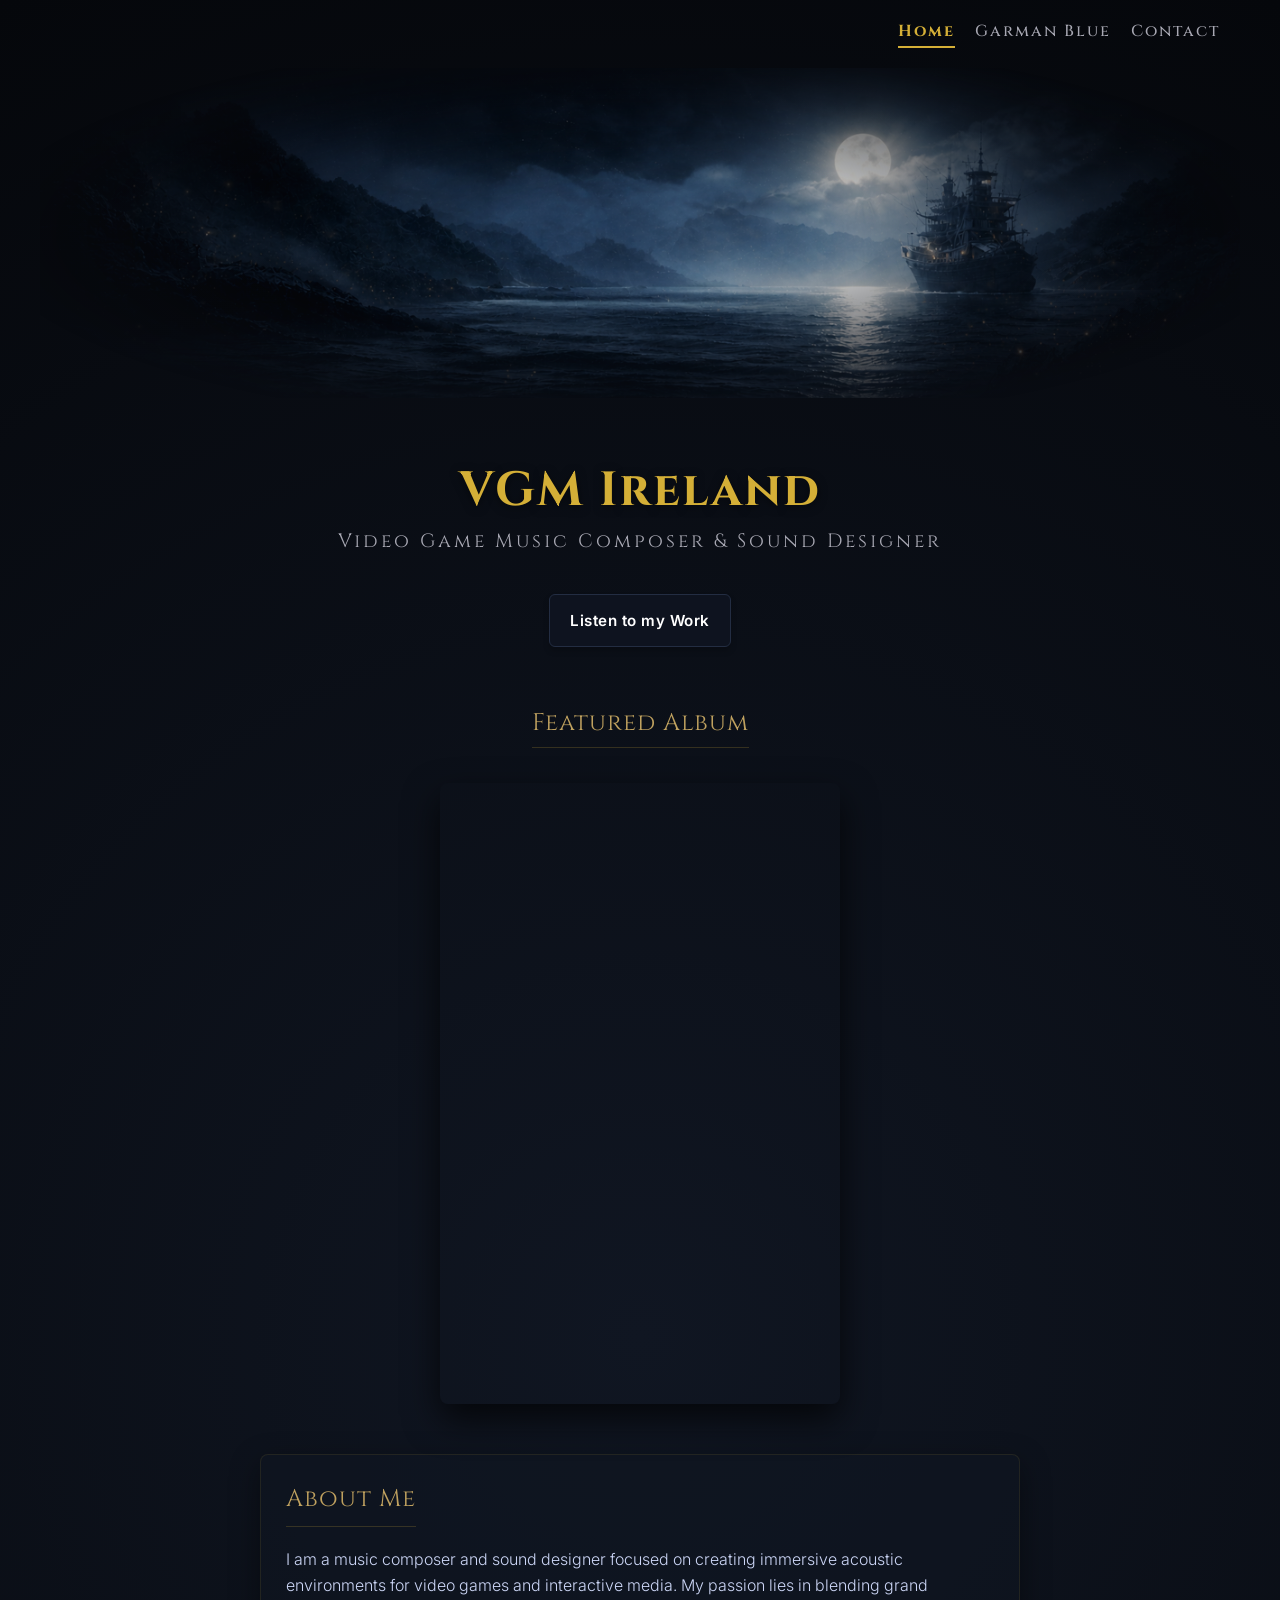
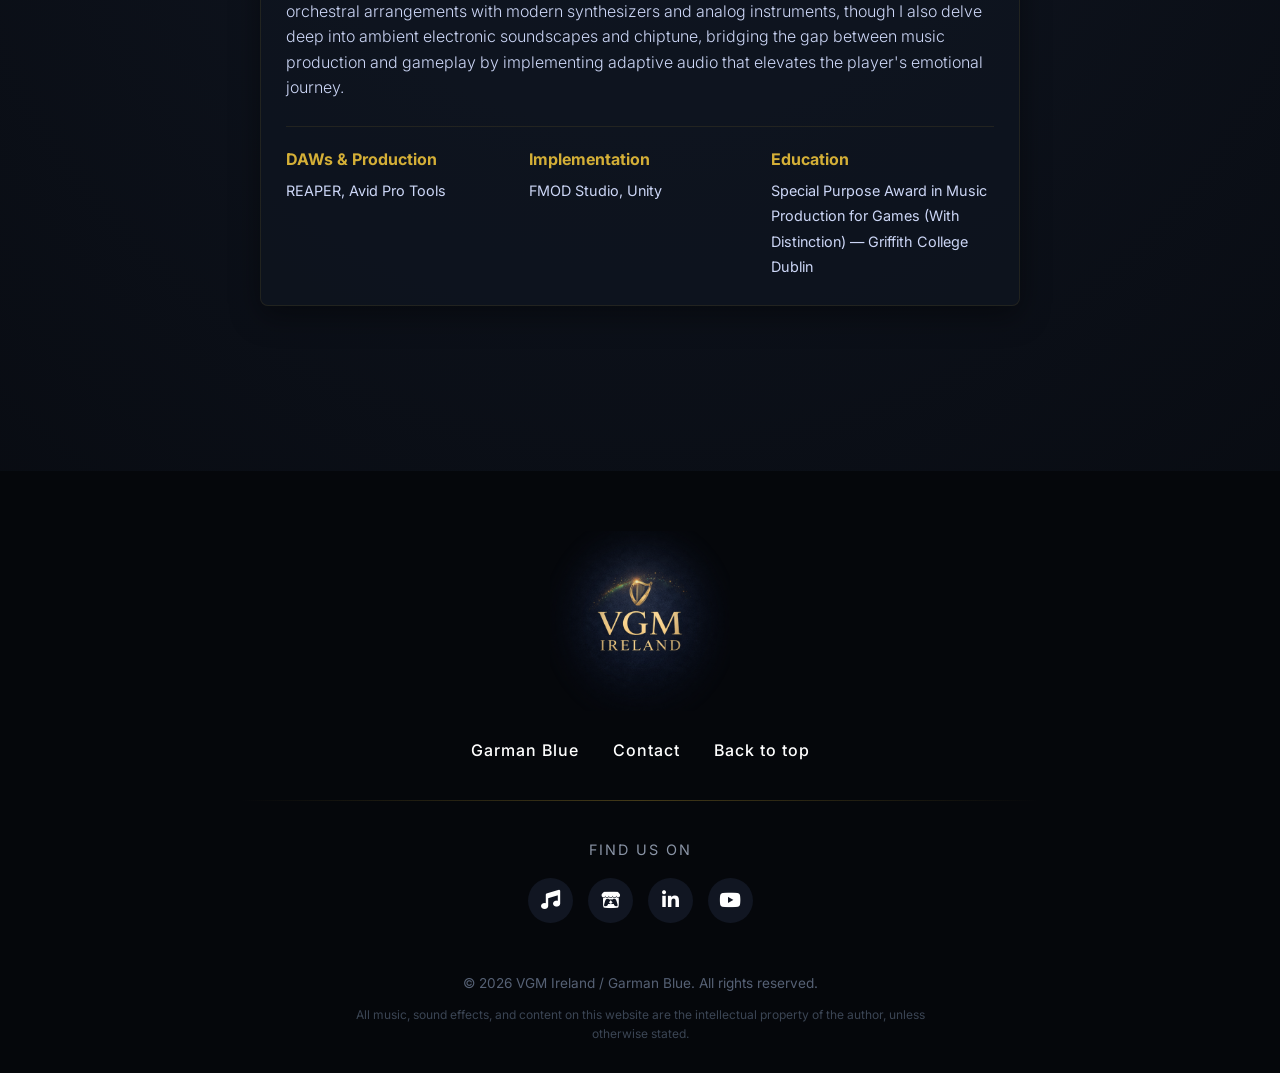
<file: index.html>
<!DOCTYPE html>
<html lang="en">
<head>
    <link rel="canonical" href="https://vgmireland.com/" />
    <meta charset="UTF-8">
    <meta name="viewport" content="width=device-width, initial-scale=1.0">
    <title>VGM Ireland | Video Game Music & Sound Design</title>
    <meta name="description" content="Bespoke video game music and sound design services based in Ireland. Crafted soundtracks and FMOD audio implementation for indie games.">

    <link rel="preconnect" href="https://fonts.googleapis.com">
    <link rel="preconnect" href="https://fonts.gstatic.com" crossorigin>
    <link href="https://fonts.googleapis.com/css2?family=Cinzel:wght=500;700&family=Inter:wght=300;400;600&display=swap" rel="stylesheet">

    <link rel="stylesheet" href="css/style.css">
    <link rel="stylesheet" href="https://cdnjs.cloudflare.com/ajax/libs/font-awesome/6.4.0/css/all.min.css">

    <link rel="icon" type="image/png" sizes="192x192" href="https://vgmireland.com/assets/favicons/vgmi-favicon-blue-192x192.png">

    <meta property="og:type" content="website">
    <meta property="og:url" content="https://vgmireland.com/">
    <meta property="og:title" content="VGM Ireland | Music Portfolio">
    <meta property="og:description" content="Video game music composer and sound designer. Check out my latest tracks on Bandcamp.">
    <meta property="og:image" content="https://vgmireland.com/assets/images/vgmi-img-share.png">
    <meta property="og:image:width" content="1200">
    <meta property="og:image:height" content="630">
    <meta name="twitter:card" content="summary_large_image">
    <meta name="twitter:url" content="https://vgmireland.com/">
    <meta name="twitter:title" content="vgmireland | Musical Portfolio">
    <meta name="twitter:description" content="Video game music composer and sound designer. Check out my latest tracks on Bandcamp.">
    <meta name="twitter:image" content="https://vgmireland.com/assets/images/vgmi-img-share.png">
</head>

<body>

    <nav class="main-nav">
        <a href="/" class="active">Home</a>
        <a href="/garmanblue/">Garman Blue</a>
        <a href="/contact/">Contact</a>
    </nav>

    <div class="hero-banner">
        <img src="assets/images/vgmi-banner-ship-no-words.png" alt="VGM Ireland banner artwork featuring a pirate ship at night under a full moon, cinematic game audio design concept">
    </div>

    <div class="container">
        <h1>VGM Ireland</h1>
        <p class="subtitle">Video Game Music Composer & Sound Designer</p>

        <a href="#portfolio-section" class="ctabtn">Listen to my Work</a>

        <div class="player-section">
            <div class="section-title">Featured Album</div>
            <div id="portfolio-section">
                <div class="player-container">
                <iframe style="border: 0; width: 100%; max-width: 400px; height: 621px;" src="https://bandcamp.com/EmbeddedPlayer/album=1862052185/size=large/bgcol=0a0d14/linkcol=d4af37/transparent=true/" seamless>
                    <a href="https://vgmireland.bandcamp.com/album/narrative-music-for-screen-play-vol-1">Narrative Music for Screen & Play, Vol. 1 by Garman Blue</a>
                </iframe >
                </div>
            </div>
        </div>
            
    <div class="about-card">
            <div class="section-title">About Me</div>
            <p style="margin-bottom: 25px;">
                I am a music composer and sound designer focused on creating immersive acoustic environments for video games and interactive media. My passion lies in blending grand orchestral arrangements with modern synthesizers and analog instruments, though I also delve deep into ambient electronic soundscapes and chiptune, bridging the gap between music production and gameplay by implementing adaptive audio that elevates the player's emotional journey.
            </p>

            <div style="display: grid; grid-template-columns: repeat(auto-fit, minmax(220px, 1fr)); gap: 20px; border-top: 1px solid rgba(212, 175, 55, 0.1); padding-top: 20px;">
                <div>
                    <strong style="color: #d4af37; display: block; margin-bottom: 5px;">DAWs & Production</strong>
                    <span style="font-size: 0.9rem; color: #ccd6f6;">REAPER, Avid Pro Tools</span>
                </div>
                <div>
                    <strong style="color: #d4af37; display: block; margin-bottom: 5px;">Implementation</strong>
                    <span style="font-size: 0.9rem; color: #ccd6f6;">FMOD Studio, Unity</span>
                </div>
                <div>
                    <strong style="color: #d4af37; display: block; margin-bottom: 5px;">Education</strong>
                    <span style="font-size: 0.9rem; color: #ccd6f6;">Special Purpose Award in Music Production for Games (With Distinction) — Griffith College Dublin</span>
                </div>
            </div>
        </div>
    </div>
              
    <footer class="site-footer">
    <!-- Bloque Superior: Logo y Navegación (Estilo Gameloft) -->
        <div class="footer-top">
            <div class="footer-logo">
                <a href="/">
                    <img src="/assets/images/vgmi-footer-logo.png" alt="VGM Ireland Logo" class="main-logo">
                </a>
            </div>
            <nav class="footer-nav">
                <a href="/garmanblue/">Garman Blue</a>
                <a href="/contact/">Contact</a>
                <a href="#top">Back to top</a>
            </nav>
        </div>


    <hr class="footer-divider">

    <!-- Bloque Central: Redes Sociales con Iconos Circulares -->
    <div class="footer-social">
        <span class="social-title">Find us on</span>
        <div class="social-icons">
            <a href="https://www.breakingtunes.com/vgmireland" target="_blank" rel="noopener" class="social-icon-btn btn-bt" title="Breaking Tunes">
                <i class="fa-solid fa-music"></i>
            </a>
            <a href="https://garmanblue.itch.io/" target="_blank" rel="noopener" class="social-icon-btn btn-itch" title="Itch.io">
                <i class="fa-brands fa-itch-io"></i>
            </a>
            <a href="https://www.linkedin.com/company/vgmireland/" target="_blank" rel="noopener" class="social-icon-btn btn-linkedin" title="LinkedIn">
                <i class="fa-brands fa-linkedin-in"></i>
            </a>
            <a href="https://www.youtube.com/@videogamemusicireland" target="_blank" rel="noopener" class="social-icon-btn btn-youtube" title="YouTube">
                <i class="fa-brands fa-youtube"></i>
            </a>
        </div>
    </div>

    <!-- Bloque Inferior: Copyright y Texto Legal -->
    <div class="footer-bottom">
        <p>&copy; <span id="current-year">2026</span> VGM Ireland / Garman Blue. All rights reserved.</p>
        <p class="legal-text">All music, sound effects, and content on this website are the intellectual property of the author, unless otherwise stated.</p>
    </div>
    </footer>


<!-- Script para el año dinámico automático -->
    <script>
    document.getElementById('current-year').textContent = new Date().getFullYear();
    </script>
</body>
</html>

<!--Link spoty: https://open.spotify.com/artist/4BW9vFmR6Vwsm54u767gnl
Link Bandcamp: https://vgmireland.bandcamp.com/-->
</file>
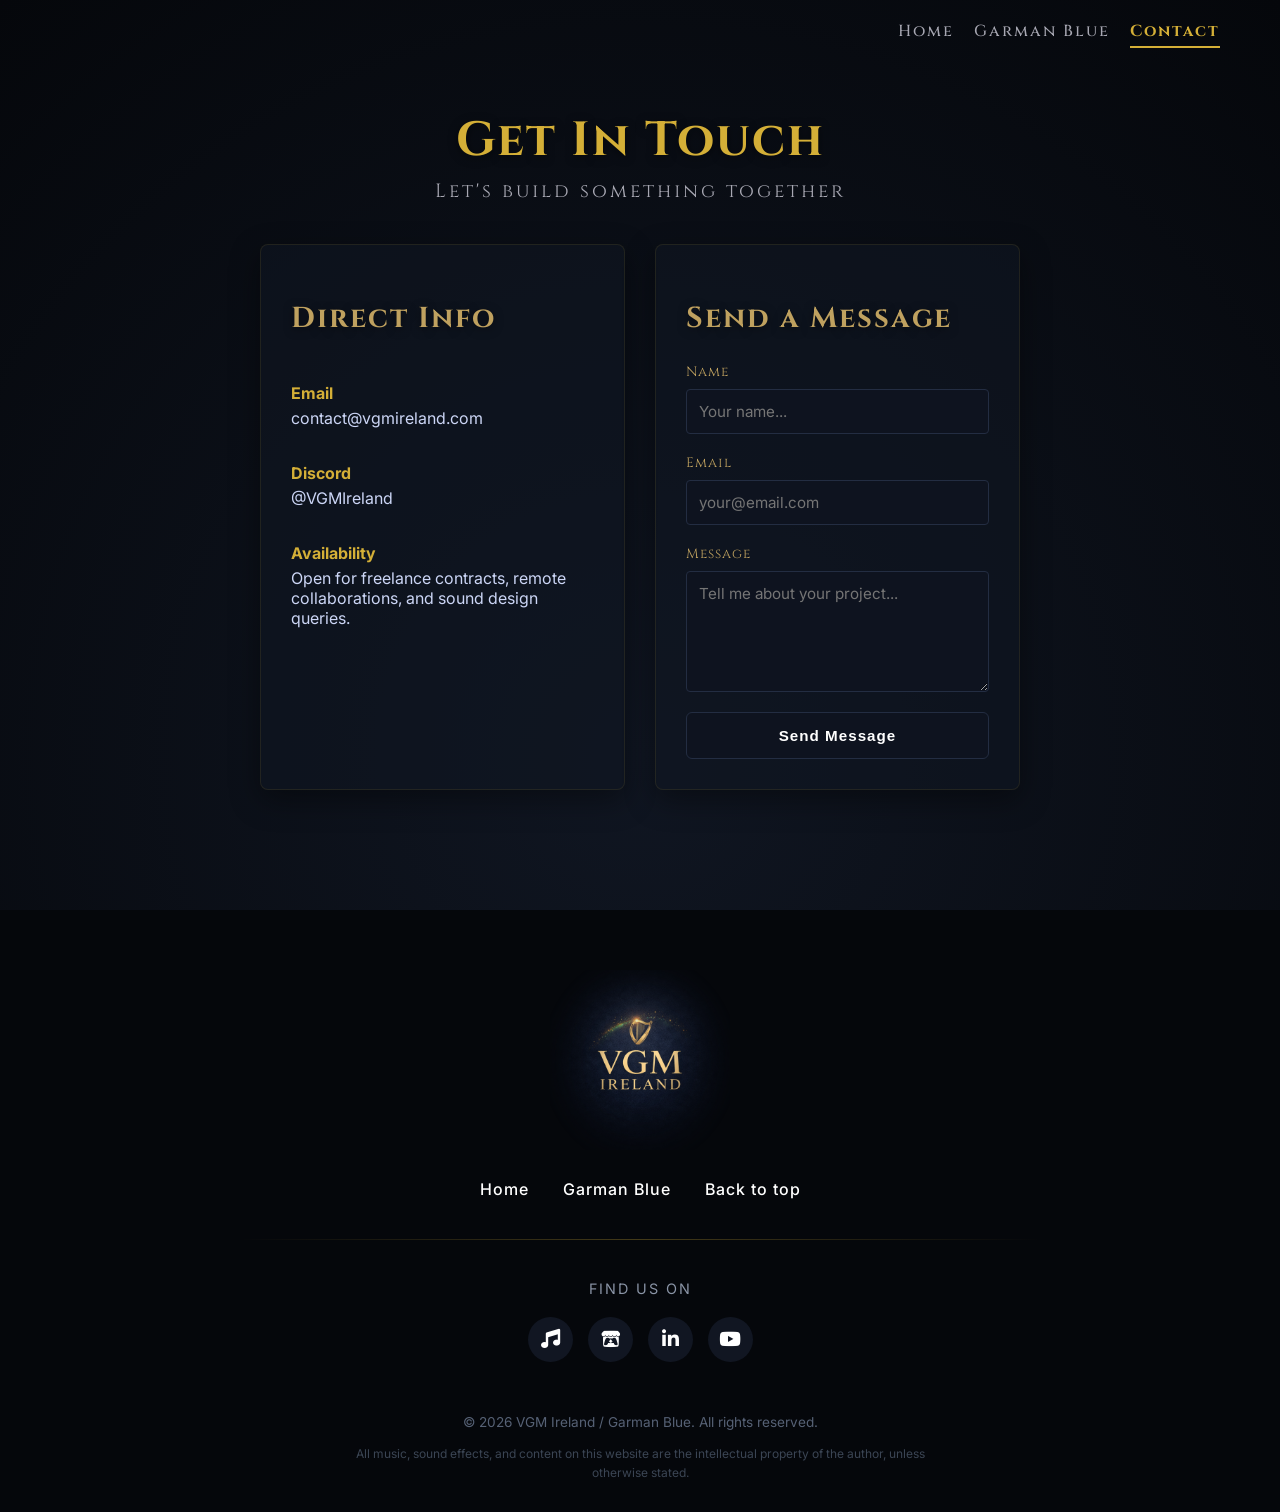
<file: contact/index.html>
<!DOCTYPE html>
<html lang="en">
<head>
    <title>Contact | VGM Ireland</title>
    <link rel="canonical" href="https://vgmireland.com/contact/" />
    <meta charset="UTF-8">
    <meta name="viewport" content="width=device-width, initial-scale=1.0">
    <meta name="description" content="Get in touch with VGM Ireland for video game music composition, sound design, and custom audio implementation projects.">
    <meta property="og:type" content="website">
    <meta property="og:url" content="https://vgmireland.com/contact/">
    <meta property="og:title" content="Contact | VGM Ireland">
    <meta property="og:description" content="Get in touch with VGM Ireland for video game music composition and sound design projects.">
    <meta property="og:image" content="https://vgmireland.com/assets/images/vgmi-img-share.png">
    
    <link rel="preconnect" href="https://fonts.googleapis.com">
    <link rel="preconnect" href="https://fonts.gstatic.com" crossorigin>
    <link href="https://fonts.googleapis.com/css2?family=Cinzel:wght=500;700&family=Inter:wght=300;400;600&display=swap" rel="stylesheet">

    <link rel="stylesheet" href="/css/style.css">
    <link rel="icon" type="image/png" sizes="192x192" href="https://vgmireland.com/assets/favicons/vgmi-favicon-blue-192x192.png">
    <link rel="stylesheet" href="https://cdnjs.cloudflare.com/ajax/libs/font-awesome/6.4.0/css/all.min.css">
</head>

<body>

    <nav class="main-nav">
        <a href="/">Home</a>
        <a href="/garmanblue/">Garman Blue</a>
        <a href="/contact/" class="active">Contact</a>
    </nav>

    <div class="container">
        <h1>Get In Touch</h1>
        <p class="subtitle">Let's build something together</p>

        <div class="contact-grid">
            <div class="contact-info-card">
                <h2>Direct Info</h2>
                
                <div style="margin-bottom: 15px;">
                    <strong style="color: #d4af37; display: block; margin-bottom: 5px;">Email</strong>
                    <a href="mailto:contact@vgmireland.com" style="color: #ccd6f6; text-decoration: none;">contact@vgmireland.com</a>
                </div>

                <div style="margin-bottom: 15px;">
                    <strong style="color: #d4af37; display: block; margin-bottom: 5px;">Discord</strong>
                    <a href="https://discord.com/users/1260561431032758420" target="_blank" rel="noopener noreferrer" style="color: #ccd6f6; text-decoration: none;">
                    @VGMIreland </a>
                </div>

                <div>
                    <strong style="color: #d4af37; display: block; margin-bottom: 5px;">Availability</strong>
                    <span style="color: #ccd6f6;">Open for freelance contracts, remote collaborations, and sound design queries.</span>
                </div>
            </div>
            
            <div class="form-container">
                <h2>Send a Message</h2>
                <form action="https://formspree.io/f/mgobjglr" method="POST">
                    <div class="form-group">
                        <label for="name">Name</label>
                        <input type="text" id="name" name="name" required placeholder="Your name...">
                    </div>

                    <div class="form-group">
                        <label for="email">Email</label>
                        <input type="email" id="email" name="email" required placeholder="your@email.com">
                    </div>

                    <div class="form-group">
                        <label for="message">Message</label>
                        <textarea id="message" name="message" rows="5" required placeholder="Tell me about your project..."></textarea>
                    </div>

                    <button type="submit" class="btn-submit">Send Message</button>
                </form>
            </div>
        </div>
    </div>



<footer class="site-footer">
    <!-- Bloque Superior: Logo y Navegación (Estilo Gameloft) -->
    <div class="footer-top">
        <div class="footer-logo">
            <a href="/">
                <img src="/assets/images/vgmi-footer-logo.png" alt="VGM Ireland Logo" class="main-logo">
            </a>
        </div>
        <nav class="footer-nav">
            <a href="/">Home</a>
            <a href="/garmanblue/">Garman Blue</a>
            <a href="#top">Back to top</a>
        </nav>
    </div>

    <hr class="footer-divider">

    <!-- Bloque Central: Redes Sociales con Iconos Circulares -->
    <div class="footer-social">
        <span class="social-title">Find us on</span>
        <div class="social-icons">
            <a href="https://www.breakingtunes.com/vgmireland" target="_blank" rel="noopener" class="social-icon-btn btn-bt" title="Breaking Tunes">
                <i class="fa-solid fa-music"></i>
            </a>
            <a href="https://garmanblue.itch.io/" target="_blank" rel="noopener" class="social-icon-btn btn-itch" title="Itch.io">
                <i class="fa-brands fa-itch-io"></i>
            </a>
            <a href="https://www.linkedin.com/company/vgmireland/" target="_blank" rel="noopener" class="social-icon-btn btn-linkedin" title="LinkedIn">
                <i class="fa-brands fa-linkedin-in"></i>
            </a>
            <a href="https://www.youtube.com/@videogamemusicireland" target="_blank" rel="noopener" class="social-icon-btn btn-youtube" title="YouTube">
                <i class="fa-brands fa-youtube"></i>
            </a>
        </div>
    </div>

    <!-- Bloque Inferior: Copyright y Texto Legal -->
    <div class="footer-bottom">
        <p>&copy; <span id="current-year">2026</span> VGM Ireland / Garman Blue. All rights reserved.</p>
        <p class="legal-text">All music, sound effects, and content on this website are the intellectual property of the author, unless otherwise stated.</p>
    </div>
</footer>

<!-- Script para el año dinámico automático -->
<script>
    document.getElementById('current-year').textContent = new Date().getFullYear();
</script>
</body>
</html>
</file>
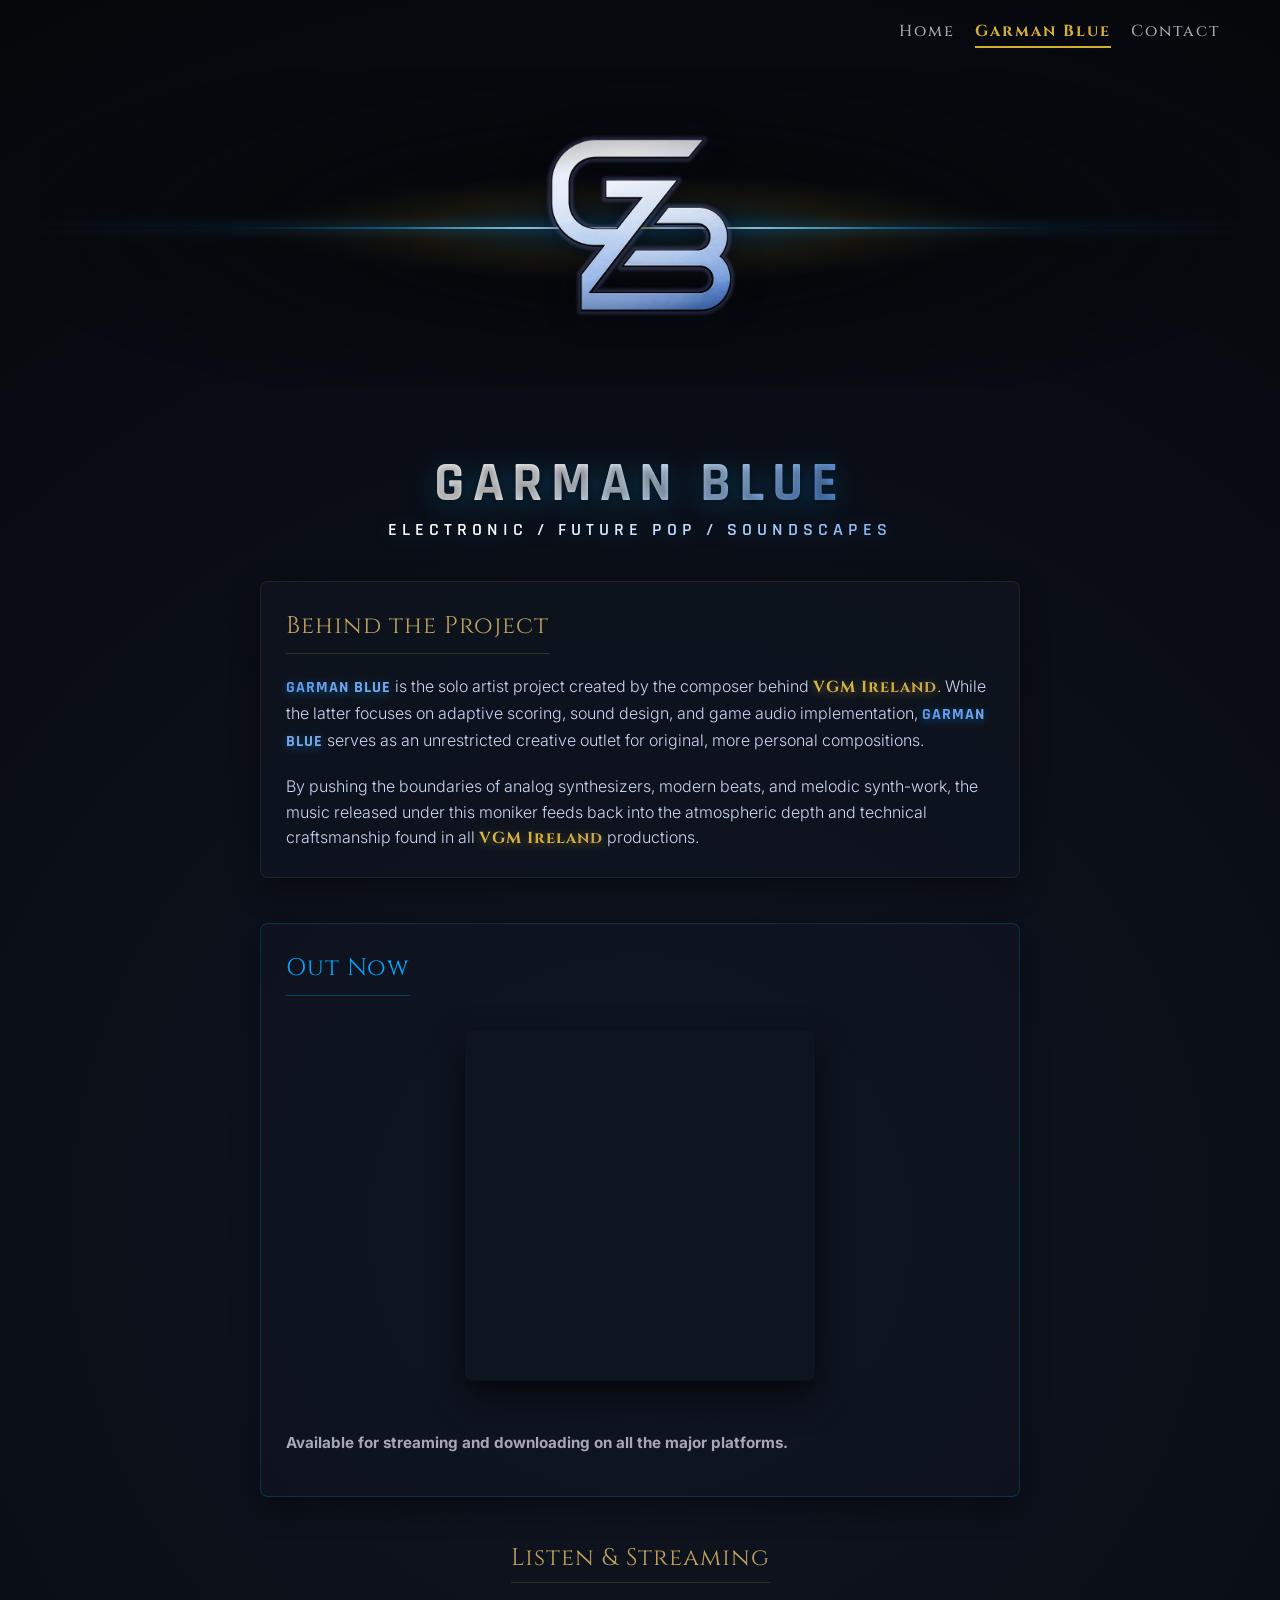
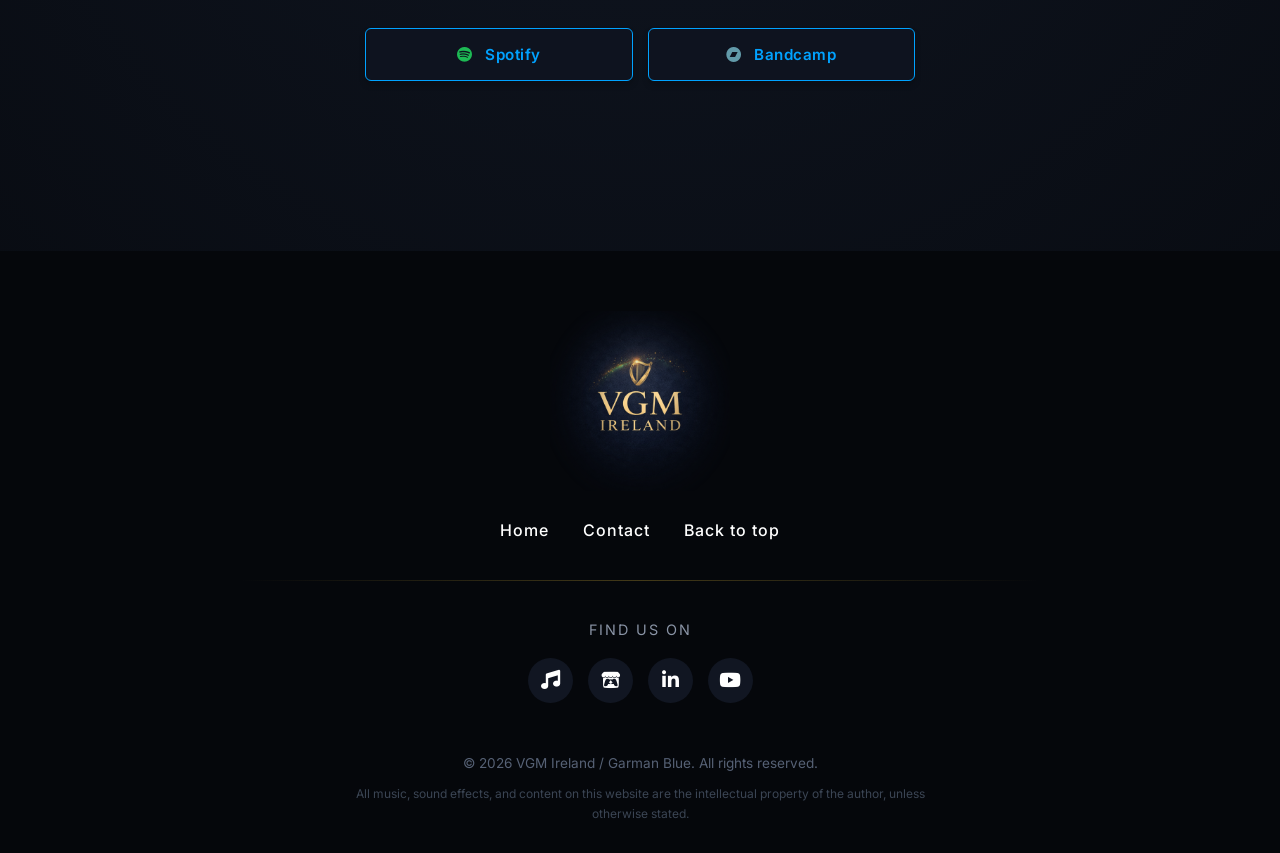
<file: garmanblue/index.html>
<!DOCTYPE html>
<html lang="en">
<head>
    <link rel="canonical" href="https://vgmireland.com/garmanblue/" />
    <meta charset="UTF-8">
    <meta name="viewport" content="width=device-width, initial-scale=1.0">
    <title>Garman Blue | Electronic & Future Pop Music</title>
    <meta name="description" content="Official page for Garman Blue, electronic music project blending future pop, synthetic soundscapes, and cinematic arrangements.">

    <link rel="preconnect" href="https://fonts.googleapis.com">
    <link rel="preconnect" href="https://fonts.gstatic.com" crossorigin>
    <link href="https://fonts.googleapis.com/css2?family=Orbitron:wght@700;900&family=Rajdhani:wght@600;700&display=swap" rel="stylesheet">
    <link href="https://fonts.googleapis.com/css2?family=Cinzel:wght=500;700&family=Inter:wght=300;400;600&display=swap" rel="stylesheet">

    <link rel="stylesheet" href="/css/style.css">
    <link rel="stylesheet" href="https://cdnjs.cloudflare.com/ajax/libs/font-awesome/6.4.0/css/all.min.css">

    <link rel="icon" type="image/png" sizes="192x192" href="https://vgmireland.com/assets/favicons/garman-blue/gb_favicon_background_192x192.png">

    <!-- Open Graph Meta Tags -->
    <meta property="og:type" content="website">
    <meta property="og:url" content="https://vgmireland.com/garmanblue/">
    <meta property="og:title" content="Garman Blue | Music Project">
    <meta property="og:description" content="Explore original electronic, synth, and future pop releases by Garman Blue.">
    <meta property="og:image" content="https://vgmireland.com/assets/images/gb-logo-1.png">
</head>

<body>

    <nav class="main-nav">
        <a href="/">Home</a>
        <a href="/garmanblue/" class="active">Garman Blue</a>
        <a href="/contact/">Contact</a>
    </nav>

    <!-- Banner / Visual Header -->
<div class="hero-banner-gb">
    <img src="/assets/images/garman-blue/gb_logo_trans_glow1024.png" alt="Garman Blue Logo">
</div>

    <div class="container">
        <h1 class="gb-title">Garman Blue</h1>
        <p class="subtitle gb-subtitle">Electronic / Future Pop / Soundscapes</p>

        <!-- Sección "About / The Person Behind" -->
        <div class="about-card">
            <div class="section-title">Behind the Project</div>
            <p style="margin-bottom: 20px;">
               <span class="brand-gb">Garman Blue</span> is the solo artist project created by the composer behind <span class="brand-vgmi">VGM Ireland</span>. While the latter focuses on adaptive scoring, sound design, and game audio implementation, <span class="brand-gb">Garman Blue</span> serves as an unrestricted creative outlet for original, more personal compositions.
            </p>
            <p>
                By pushing the boundaries of analog synthesizers, modern beats, and melodic synth-work, the music released under this moniker feeds back into the atmospheric depth and technical craftsmanship found in all <span class="brand-vgmi">VGM Ireland</span> productions.
            </p>
        </div>

        <!-- Próximo Lanzamiento (Spotlight Single) -->
<div class="about-card" style="border-color: rgba(0, 162, 255, 0.2);">
    <div class="section-title" style="color: #00a2ff; border-bottom-color: rgba(0, 162, 255, 0.3);">Out Now</div>
    
    <div class="player-section">
            <div id="portfolio-section">
                <div class="player-container">
                    <iframe style="border: 0; width: 350px; height: 350px;" src="https://bandcamp.com/EmbeddedPlayer/track=2666554805/size=large/bgcol=333333/linkcol=e99708/minimal=true/transparent=true/" seamless><a href="https://garmanblue.bandcamp.com/track/faulty-by-design-club-mix">Faulty By Design (Club Mix) by Garman Blue</a></iframe>
                </div>
           </div>
        </div>

    <div style="display: flex; flex-wrap: wrap; gap: 25px; align-items: center; justify-content: center; margin-top: 15px;">
       
        <div style="text-align: left; flex: 1; min-width: 260px;">
          <p style="color: #a8a8b3; font-size: 0.95rem; margin-bottom: 15px;"><strong>Available for streaming and downloading on all the major platforms.</strong></p>            
            <!-- Contenedor del botón centrado -->
            
        </div>
    </div>
</div>

        <!-- Discografía / Reproductores -->
        <div class="player-section">
            <div class="section-title">Listen & Streaming</div>
            
            <div class="links" style="margin-top: 25px;">
                <a href="https://open.spotify.com/artist/3iJBogh1P6DwJ2bgSuzCXV" target="_blank" rel="noopener" class="btn gb-spotify-btn">
                    <i class="fa-brands fa-spotify" style="color: #1DB954; margin-right: 8px;"></i> Spotify
                </a>
                <a href="https://garmanblue.bandcamp.com" target="_blank" rel="noopener" class="btn gb-spotify-btn">
                    <i class="fa-brands fa-bandcamp" style="color: #629aa9; margin-right: 8px;"></i> Bandcamp
                </a>
            </div>
        </div>

    </div>

    <!-- Footer -->
    <footer class="site-footer">
        <div class="footer-top">
            <div class="footer-logo">
                <a href="/">
                    <img src="/assets/images/vgmi-footer-logo.png" alt="VGM Ireland Logo" class="main-logo">
                </a>
            </div>
            <nav class="footer-nav">
                <a href="/">Home</a>
                <a href="/contact/">Contact</a>
                <a href="#top">Back to top</a>
            </nav>
        </div>

        <hr class="footer-divider">

        <!-- Bloque Central: Redes Sociales con Iconos Circulares -->
    <div class="footer-social">
        <span class="social-title">Find us on</span>
        <div class="social-icons">
            <a href="https://www.breakingtunes.com/vgmireland" target="_blank" rel="noopener" class="social-icon-btn btn-bt" title="Breaking Tunes">
                <i class="fa-solid fa-music"></i>
            </a>
           <a href="https://garmanblue.itch.io/" target="_blank" rel="noopener" class="social-icon-btn btn-itch" title="Itch.io">
                <i class="fa-brands fa-itch-io"></i>
            </a>
            <a href="https://www.linkedin.com/company/vgmireland/" target="_blank" rel="noopener" class="social-icon-btn btn-linkedin" title="LinkedIn">
                <i class="fa-brands fa-linkedin-in"></i>
            </a>
            <a href="https://www.youtube.com/@videogamemusicireland" target="_blank" rel="noopener" class="social-icon-btn btn-youtube" title="YouTube">
                <i class="fa-brands fa-youtube"></i>
            </a>
        </div>
    </div>

        <div class="footer-bottom">
            <p>&copy; <span id="current-year">2026</span> VGM Ireland / Garman Blue. All rights reserved.</p>
            <p class="legal-text">All music, sound effects, and content on this website are the intellectual property of the author, unless otherwise stated.</p>
        </div>
    </footer>

    <script>
        document.getElementById('current-year').textContent = new Date().getFullYear();
    </script>
</body>
</html>
</file>
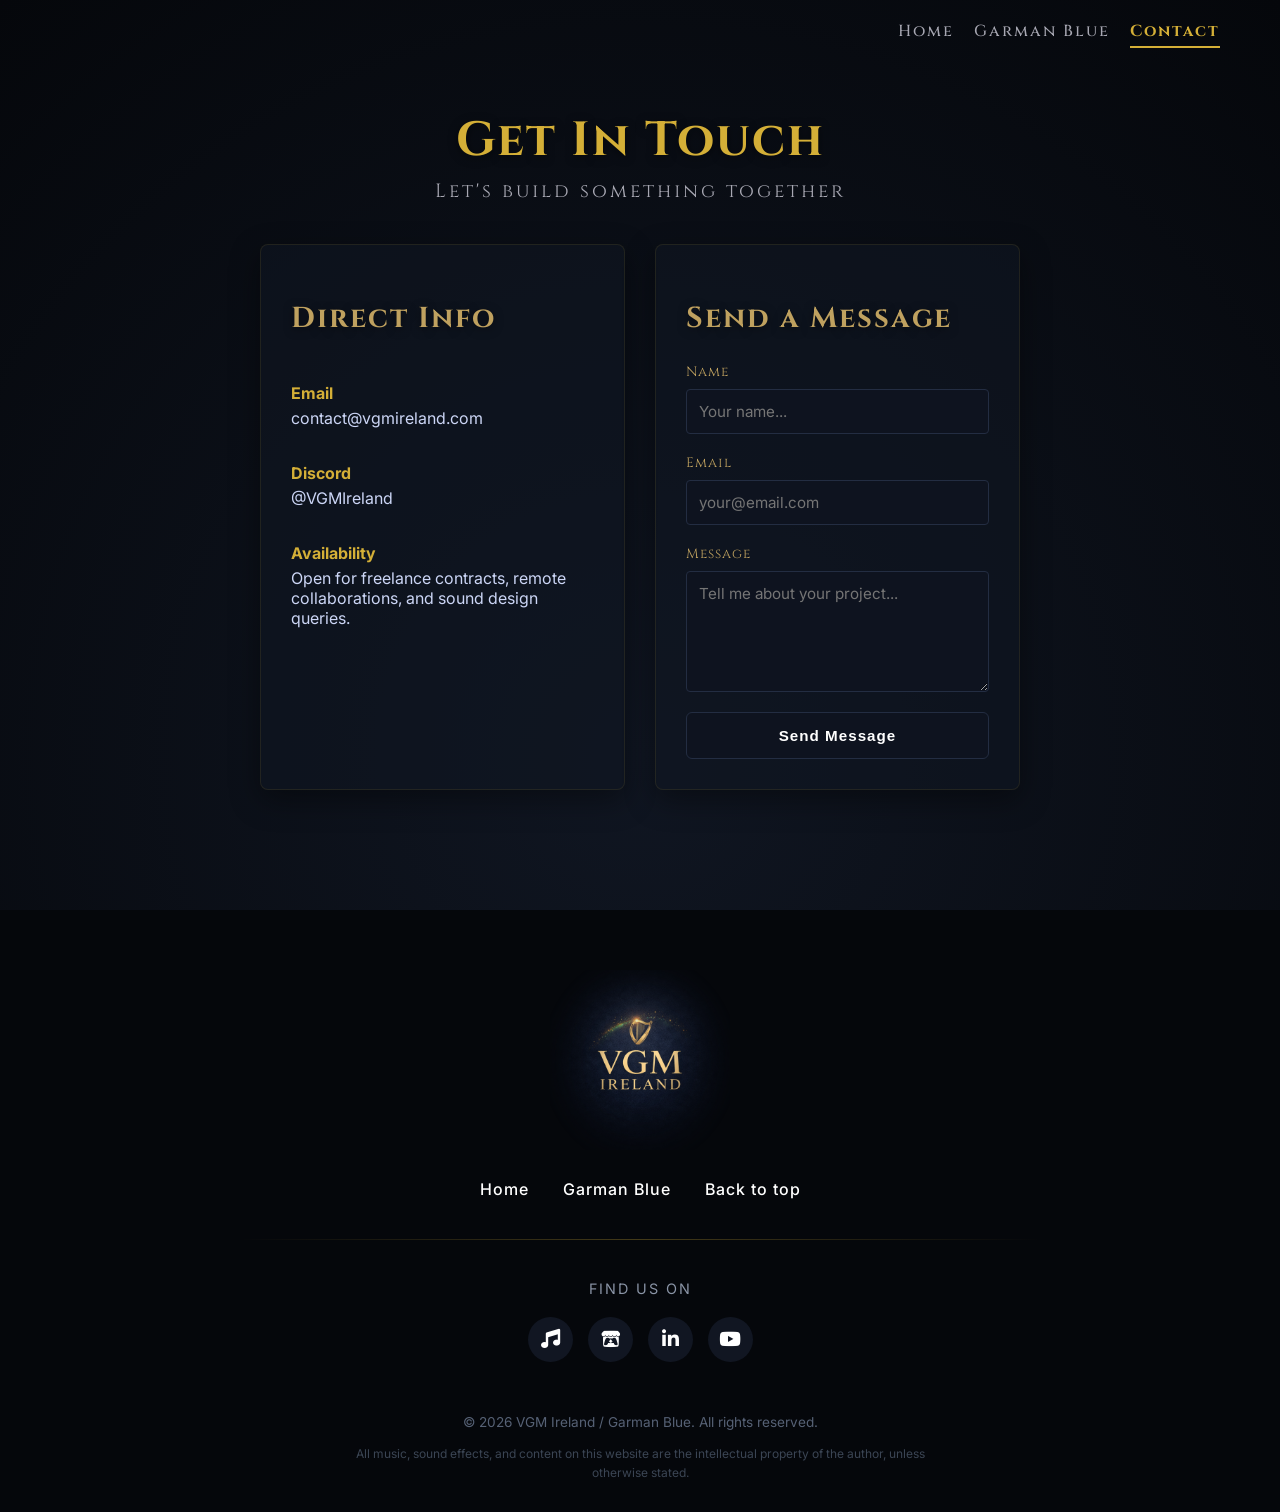
<file: contact.html>
<!DOCTYPE html>
<html lang="en">
<head>
    <link rel="canonical" href="https://vgmireland.com/contact" />
    <meta charset="UTF-8">
    <meta name="viewport" content="width=device-width, initial-scale=1.0">
    <title>Contact | VGM Ireland</title>
    
    <link rel="preconnect" href="https://fonts.googleapis.com">
    <link rel="preconnect" href="https://fonts.gstatic.com" crossorigin>
    <link href="https://fonts.googleapis.com/css2?family=Cinzel:wght=500;700&family=Inter:wght=300;400;600&display=swap" rel="stylesheet">

    <link rel="stylesheet" href="css/style.css">

    <link rel="icon" type="image/png" href="assets/favicons/favicon.png">
    <link rel="stylesheet" href="https://cdnjs.cloudflare.com/ajax/libs/font-awesome/6.4.0/css/all.min.css">
</head>
<body>

    <nav class="main-nav">
        <a href="/">Home</a>
        <a href="garmanblue/">Garman Blue</a>
        <a href="contact.html" class="active">Contact</a>
    </nav>

    <div class="container">
        <h1>Get In Touch</h1>
        <p class="subtitle">Let's build something together</p>

        <div class="contact-grid">
            <div class="contact-info-card">
                <h2>Direct Info</h2>
                
                <div style="margin-bottom: 15px;">
                    <strong style="color: #d4af37; display: block; margin-bottom: 5px;">Email</strong>
                    <a href="mailto:contact@vgmireland.com" style="color: #ccd6f6; text-decoration: none;">contact@vgmireland.com</a>
                </div>

                <div style="margin-bottom: 15px;">
                    <strong style="color: #d4af37; display: block; margin-bottom: 5px;">Discord</strong>
                    <a href="https://discord.com/users/1260561431032758420" target="_blank" rel="noopener noreferrer" style="color: #ccd6f6; text-decoration: none;">
                    @VGMIreland </a>
                </div>

                <div>
                    <strong style="color: #d4af37; display: block; margin-bottom: 5px;">Availability</strong>
                    <span style="color: #ccd6f6;">Open for freelance contracts, remote collaborations, and sound design queries.</span>
                </div>
            </div>
            
            <div class="form-container">
                <h2>Send a Message</h2>
                <form action="https://formspree.io/f/mgobjglr" method="POST">
                    <div class="form-group">
                        <label for="name">Name</label>
                        <input type="text" id="name" name="name" required placeholder="Your name...">
                    </div>

                    <div class="form-group">
                        <label for="email">Email</label>
                        <input type="email" id="email" name="email" required placeholder="your@email.com">
                    </div>

                    <div class="form-group">
                        <label for="message">Message</label>
                        <textarea id="message" name="message" rows="5" required placeholder="Tell me about your project..."></textarea>
                    </div>

                    <button type="submit" class="btn-submit">Send Message</button>
                </form>
            </div>
        </div>
    </div>



<footer class="site-footer">
    <!-- Bloque Superior: Logo y Navegación (Estilo Gameloft) -->
    <div class="footer-top">
            <div class="footer-logo">
                <a href="../index.html">
                    <img src="../assets/images/vgmi-footer-logo.png" alt="VGM Ireland Logo" class="main-logo">
                </a>
            </div>
            <nav class="footer-nav">
                <a href="../index.html">Home</a>
                <a href="../garmanblue/index.html">Garman Blue</a>
                <a href="#top">Back to top</a>
            </nav>
        </div>

    <hr class="footer-divider">

    <!-- Bloque Central: Redes Sociales con Iconos Circulares -->
    <div class="footer-social">
        <span class="social-title">Find us on</span>
        <div class="social-icons">
            <a href="https://www.breakingtunes.com/vgmireland" target="_blank" rel="noopener" class="social-icon-btn btn-bt" title="Breaking Tunes">
                <i class="fa-solid fa-music"></i>
            </a>
            <a href="https://garmanblue.itch.io/" target="_blank" rel="noopener" class="social-icon-btn btn-itch" title="Itch.io">
                <i class="fa-brands fa-itch-io"></i>
            </a>
            <a href="https://www.linkedin.com/company/vgmireland/" target="_blank" rel="noopener" class="social-icon-btn btn-linkedin" title="LinkedIn">
                <i class="fa-brands fa-linkedin-in"></i>
            </a>
            <a href="https://www.youtube.com/@videogamemusicireland" target="_blank" rel="noopener" class="social-icon-btn btn-youtube" title="YouTube">
                <i class="fa-brands fa-youtube"></i>
            </a>
        </div>
    </div>

    <!-- Bloque Inferior: Copyright y Texto Legal -->
    <div class="footer-bottom">
        <p>&copy; <span id="current-year">2026</span> VGM Ireland / Garman Blue. All rights reserved.</p>
        <p class="legal-text">All music, sound effects, and content on this website are the intellectual property of the author, unless otherwise stated.</p>
    </div>
</footer>

<!-- Script para el año dinámico automático -->
<script>
    document.getElementById('current-year').textContent = new Date().getFullYear();
</script>
</body>
</html>
</file>
<file: css/style.css>
/* ==========================================================================
   1. DISEÑO BASE Y CONFIGURACIÓN CINEMÁTICA
   ========================================================================== */
body {
    background-color: #0a0d14;
    background-image: radial-gradient(circle at center, #101622 0%, #05070b 100%);
    color: #e1e1e6;
    font-family: 'Inter', sans-serif;
    margin: 0;
    padding: 0;
    box-sizing: border-box;
    display: flex;
    flex-direction: column;
    align-items: center;
    min-height: 100vh;
}

.container {
    max-width: 800px;
    width: 100%;
    padding: 40px 20px;
    box-sizing: border-box;
    text-align: center;
}

/* Títulos tipografía Cinzel */
h1 {
    font-family: 'Cinzel', serif;
    color: #d4af37;
    margin-top: 20px;
    margin-bottom: 5px;
    font-size: 3rem;
    letter-spacing: 2px;
    text-shadow: 0 2px 10px rgba(0, 0, 0, 0.5);
}

h2 {
    font-family: 'Cinzel', serif;
    font-size: 1.8rem;
    margin-bottom: 25px;
    color: #bfa15f;
    letter-spacing: 2px;
    text-shadow: 0 2px 10px rgba(0, 0, 0, 0.5);
}

.subtitle {
    font-family: 'Cinzel', serif;
    color: #a8a8b3;
    font-size: 1.2rem;
    margin-top: 0;
    margin-bottom: 40px;
    letter-spacing: 3px;
    font-weight: 300;
}

.section-title {
    font-family: 'Cinzel', serif;
    color: #bfa15f;
    font-size: 1.5rem;
    letter-spacing: 1px;
    margin-bottom: 20px;
    border-bottom: 1px solid rgba(212, 175, 55, 0.2);
    padding-bottom: 8px;
    display: inline-block;
}

/* ==========================================================================
   2. MENÚ DE NAVEGACIÓN SUPERIOR
   ========================================================================== */
.main-nav {
    width: 100%;
    max-width: 1200px;
    margin-top: 20px;
    padding: 0 20px;
    box-sizing: border-box;
    display: flex;
    justify-content: flex-end;
    gap: 20px;
    font-family: 'Cinzel', serif;
    letter-spacing: 2px;
    flex-wrap: wrap;
}


.main-nav a {
    color: #a8a8b3;
    text-decoration: none;
    transition: color 0.3s;
    font-weight: 500;
    padding-bottom: 4px;
    border-bottom: 2px solid transparent;
}

.main-nav a:hover {
    color: #d4af37;
}

.main-nav a.active {
    color: #d4af37;
    font-weight: 700;
    border-bottom-color: #d4af37;
}

/* ==========================================================================
   3. PÁGINA PRINCIPAL (INDEX / HOME) - BANNER ORIGINAL VGM IRELAND
   ========================================================================== */
.hero-banner {
    width: 100%;
    max-width: 1200px;
    
    /* En vez de height: 330px fijo: */
    height: auto;
    max-height: 330px; 
    aspect-ratio: 16 / 5; /* O una proporción panorámica que encaje bien */
    
    margin-top: 20px;
    box-sizing: border-box;
    position: relative;
    overflow: hidden;

    -webkit-mask-image: radial-gradient(ellipse 55% 60% at 50% 50%, black 20%, transparent 100%);
    mask-image: radial-gradient(ellipse 55% 60% at 50% 50%, black 20%, transparent 100%);
}

.hero-banner img {
    width: 100%;
    height: 100%;
    object-fit: cover;
    /* Si el barco está a la derecha, en encuadres ajustados da prioridad a esa zona: */
    object-position: 65% center; 
    display: block;
    filter: contrast(1.05) brightness(0.95);
}

/* Ajuste específico para móviles (pantallas de 768px o menos) */


.hero-banner img {
    /* Centramos el encuadre ligeramente hacia la derecha donde está el barco */
    object-position: 70% center; 
}


.about-card {
    background-color: rgba(16, 22, 34, 0.6);
    border: 1px solid rgba(212, 175, 55, 0.1);
    border-radius: 8px;
    padding: 25px;
    margin-bottom: 45px;
    text-align: left;
    line-height: 1.6;
    box-shadow: 0 10px 30px rgba(0, 0, 0, 0.4);
}

.about-card p {
    margin: 0;
    font-weight: 300;
    color: #ccd6f6;
}

.player-section {
    margin-bottom: 50px;
}

.player-container {
    display: flex;
    justify-content: center;
    margin-top: 15px;
}

.player-container iframe {
    border-radius: 8px;
    box-shadow: 0 15px 35px rgba(0, 0, 0, 0.7);
    border: 1px solid rgba(212, 175, 55, 0.2);
}

/* Grid de enlaces */
.links {
    display: grid;
    grid-template-columns: repeat(2, 1fr);
    gap: 15px;
    max-width: 550px;
    margin: 0 auto;
}

.btn, .ctabtn {
    background-color: #0e131f;
    color: #ffffff;
    padding: 16px 20px;
    border-radius: 6px;
    text-decoration: none;
    font-weight: 600;
    font-size: 0.95rem;
    letter-spacing: 0.5px;
    border: 1px solid #232d42;
    transition: all 0.3s cubic-bezier(0.25, 0.8, 0.25, 1);
    box-shadow: 0 4px 6px rgba(0, 0, 0, 0.2);
}

.ctabtn {
    display: inline-block;
    margin-bottom: 60px;
}

.btn:hover, .ctabtn:hover {
    background-color: #131a2b;
    border-color: #d4af37;
    color: #d4af37;
    transform: translateY(-2px);
    box-shadow: 0 7px 14px rgba(212, 175, 55, 0.1);
}


/* ==========================================================================
   4. PÁGINA DE CONTACTO (CONTACT)
   ========================================================================== */
.contact-grid {
    display: grid;
    grid-template-columns: repeat(auto-fit, minmax(280px, 1fr));
    gap: 30px;
    margin-top: 20px;
    text-align: left;
}

.contact-info-card, .form-container {
    background-color: rgba(16, 22, 34, 0.6);
    border: 1px solid rgba(212, 175, 55, 0.1);
    border-radius: 8px;
    padding: 30px;
    box-shadow: 0 10px 30px rgba(0, 0, 0, 0.4);
}

.contact-info-card {
    display: flex;
    flex-direction: column;
    gap: 20px;
}

.info-item h3 {
    font-family: 'Cinzel', serif;
    color: #d4af37;
    margin: 0 0 5px 0;
    font-size: 1.1rem;
    letter-spacing: 1px;
}

.info-item p {
    margin: 0;
    font-weight: 300;
    color: #ccd6f6;
}

.info-item a {
    color: #e1e1e6;
    text-decoration: none;
    transition: color 0.3s;
}

.info-item a:hover {
    color: #d4af37;
}

.form-group {
    margin-bottom: 20px;
    display: flex;
    flex-direction: column;
    gap: 8px;
}

.form-group label {
    font-family: 'Cinzel', serif;
    font-size: 0.85rem;
    color: #bfa15f;
    letter-spacing: 1px;
}

.form-group input, .form-group textarea {
    background-color: #0e131f;
    border: 1px solid #232d42;
    border-radius: 4px;
    padding: 12px;
    color: #ffffff;
    font-family: 'Inter', sans-serif;
    font-size: 0.95rem;
    transition: border-color 0.3s;
}

.form-group input:focus, .form-group textarea:focus {
    outline: none;
    border-color: #d4af37;
}

.btn-submit {
    background-color: #0e131f;
    color: #ffffff;
    padding: 14px 20px;
    border-radius: 6px;
    font-weight: 600;
    font-size: 0.95rem;
    letter-spacing: 1px;
    border: 1px solid #232d42;
    cursor: pointer;
    width: 100%;
    transition: all 0.3s cubic-bezier(0.25, 0.8, 0.25, 1);
}

.btn-submit:hover {
    background-color: #131a2b;
    border-color: #d4af37;
    color: #d4af37;
    transform: translateY(-2px);
    box-shadow: 0 7px 14px rgba(212, 175, 55, 0.1);
}

/* ==========================================================================
   FOOTER
   ========================================================================== */
.site-footer {
    background-color: #05070b;
    padding: 60px 20px 30px 20px;
    text-align: center;
    margin-top: 80px;
    width: 100%;
    box-sizing: border-box;
}

.footer-top {
    margin-bottom: 40px;
}

.main-logo {
    max-width: 180px;
    height: auto;
    margin-bottom: 25px;

    /* 
       MÁSCARA RADIAL: 
       Mantiene el centro 100% opaco y desvanece de forma suave y circular 
       hacia los 4 bordes (arriba, abajo, izquierda y derecha)
    */
    -webkit-mask-image: radial-gradient(ellipse 55% 60% at 50% 50%, black 30%, transparent 100%);
    mask-image: radial-gradient(ellipse 55% 60% at 50% 50%, black 30%, transparent 100%);
}

.footer-nav a {
    color: #ffffff;
    text-decoration: none;
    margin: 0 15px;
    font-weight: 500;
    letter-spacing: 1px;
    transition: color 0.3s ease;
}

.footer-nav a:hover {
    color: #d4af37;
}

.footer-divider {
    border: 0;
    height: 1px;
    background: linear-gradient(to right, transparent, rgba(212, 175, 55, 0.3), transparent);
    margin: 40px auto;
    max-width: 800px;
}

.footer-social {
    margin-bottom: 50px;
}

.social-title {
    display: block;
    color: #8a94a6;
    font-size: 0.9rem;
    letter-spacing: 2px;
    text-transform: uppercase;
    margin-bottom: 20px;
}

.social-icons {
    display: flex;
    justify-content: center;
    gap: 15px;
}

.social-icon-btn {
    display: flex;
    align-items: center;
    justify-content: center;
    width: 45px;
    height: 45px;
    border-radius: 50%;
    background-color: #111622;
    color: #ffffff;
    font-size: 1.2rem;
    text-decoration: none;
    transition: all 0.3s ease;
}

.btn-bt:hover { background-color: #d4af37; color: #000000; }
.btn-itch:hover { background-color: #ff4c4c; }
.btn-linkedin:hover { background-color: #0077b5; }
.btn-youtube:hover { background-color: #ff0000; }

.social-icon-btn:hover {
    transform: translateY(-3px);
}

.footer-bottom {
    color: #566175;
    font-size: 0.85rem;
    line-height: 1.6;
}

.footer-bottom p {
    margin: 5px 0;
}

.legal-text {
    font-size: 0.75rem;
    color: #3b4554;
    max-width: 600px;
    margin: 10px auto 0 auto !important;
}

/* ==========================================================================
   5. ESTILOS ESPECÍFICOS PARA GARMAN BLUE
   ========================================================================== */

.gb-title {
    font-family: 'Rajdhani', sans-serif;
    font-size: 3.5rem;
    font-weight: 700;
    text-transform: uppercase;
    letter-spacing: 8px;
    margin-top: 20px;
    margin-bottom: 5px;
    background: linear-gradient(135deg, 
        #ffffff 0%, 
        #ffffff 35%, 
        #c2e0ff 55%, 
        #3a7bd5 80%, 
        #0d2e61 100%
    );
    -webkit-background-clip: text;
    -webkit-text-fill-color: transparent;
    background-clip: text;
    filter: drop-shadow(0px 4px 12px rgba(0, 162, 255, 0.3));
}

.gb-subtitle {
    font-family: 'Rajdhani', sans-serif;
    font-size: 1.1rem;
    font-weight: 600;
    text-transform: uppercase;
    letter-spacing: 5px;
    margin-top: -5px;
    margin-bottom: 40px;
    background: linear-gradient(145deg, 
        #ffffff 0%, 
        #ffffff 30%, 
        #d0e4ff 50%, 
        #5b94e8 100%
    );
    -webkit-background-clip: text;
    -webkit-text-fill-color: transparent;
    background-clip: text;
    filter: drop-shadow(0px 2px 8px rgba(0, 162, 255, 0.25));
}

/* Marcas en texto */
.brand-gb {
    font-family: 'Rajdhani', sans-serif;
    font-weight: 700;
    text-transform: uppercase;
    letter-spacing: 1px;
    background: linear-gradient(235deg, #77a5e9 30%, #5b94e8 100%);
    -webkit-background-clip: text;
    -webkit-text-fill-color: transparent;
    background-clip: text;
    filter: drop-shadow(0px 2px 4px rgba(0, 162, 255, 0.4));
}

.brand-vgmi {
    font-family: 'Cinzel', serif;
    font-weight: 700;
    letter-spacing: 1px;
    background: linear-gradient(135deg, #d4b54d 0%, #d4af37 60%, #bfa15f 100%);
    -webkit-background-clip: text;
    -webkit-text-fill-color: transparent;
    background-clip: text;
    filter: drop-shadow(0px 2px 4px rgba(212, 175, 55, 0.4));
}

.gb-spotify-btn {
    border-color: #00a2ff;
    color: #00a2ff;
    transition: all 0.3s ease;
}

.gb-spotify-btn:hover {
    background-color: rgba(0, 162, 255, 0.15);
    border-color: #00a2ff;
    color: #ffffff;
    box-shadow: 0 0 15px rgba(0, 162, 255, 0.4);
    transform: translateY(-2px);
}

/* ==========================================================================
   BANNER EXCLUSIVO DE GARMAN BLUE (Efecto Horizonte Synthwave)
   ========================================================================== */

.hero-banner-gb {
    position: relative;
    display: flex;
    justify-content: center;
    align-items: center;
    background: #05070b;
    padding: 60px 20px;
    width: 100%;
    max-width: 1200px;
    margin-top: 20px;
    box-sizing: border-box;

    /* 
       MÁSCARA RADIAL: 
       Mantiene el centro 100% opaco y desvanece de forma suave y circular 
       hacia los 4 bordes (arriba, abajo, izquierda y derecha)
    */
    -webkit-mask-image: radial-gradient(ellipse 55% 60% at 50% 50%, black 30%, transparent 100%);
    mask-image: radial-gradient(ellipse 55% 60% at 50% 50%, black 30%, transparent 100%);

    /* Eliminamos box-shadows duros que puedan marcar bordes rectangulares */
    box-shadow: none;
}

/* Ajuste de la línea del horizonte para potenciar el desvanecimiento lateral */
.hero-banner-gb::before {
    content: '';
    position: absolute;
    top: 50%;
    left: 0;
    width: 100%;
    height: 2px;
    
    /* Degradado propio de la línea: pasa a transparente mucho antes de llegar a los extremos */
    background: linear-gradient(90deg, 
        transparent 0%, 
        rgba(0, 162, 255, 0.1) 15%, 
        rgba(0, 162, 255, 0.6) 30%, 
        #ffffff 48%, 
        #ffd700 50%, 
        #ffffff 52%, 
        rgba(0, 162, 255, 0.6) 70%, 
        rgba(0, 162, 255, 0.1) 85%, 
        transparent 100%
    );
    box-shadow: 
        0 0 12px rgba(0, 162, 255, 0.8),
        0 0 25px rgba(212, 175, 55, 0.4);
    transform: translateY(-50%);
    z-index: 1;
}

/* Resplandor suave vertical en el centro */
.hero-banner-gb::after {
    content: '';
    position: absolute;
    top: 50%;
    left: 50%;
    width: 60%;
    height: 100px;
    background: radial-gradient(ellipse at center, 
        rgba(0, 162, 255, 0.2) 0%, 
        rgba(212, 175, 55, 0.08) 45%, 
        transparent 75%
    );
    transform: translate(-50%, -50%);
    pointer-events: none;
    z-index: 1;
}

/* Logo sobre la línea */
.hero-banner-gb img {
    position: relative;
    z-index: 2;
    max-width: 200px;
    height: auto;
    filter: drop-shadow(0 0 15px rgba(5, 7, 11, 0.9));
}

/* ==========================================
   BREAKPOINT 1: Tablets y Móviles (≤ 768px)
   ========================================== */
@media (max-width: 768px) {
  /* Navegación principal */
  .main-nav {
    justify-content: center;
  }

  /* Banners principales y máscaras */
  .hero-banner,
  .hero-banner-gb {
    /* Ajustes de posición o máscara que tenías a 768px */
    -webkit-mask-image: radial-gradient(circle, rgba(0,0,0,1) 70%, rgba(0,0,0,0) 100%);
    mask-image: radial-gradient(circle, rgba(0,0,0,1) 70%, rgba(0,0,0,0) 100%);
  }
}

/* ==========================================
   BREAKPOINT 2: Pantallas estrechas (≤ 480px)
   ========================================== */
@media (max-width: 480px) {
  /* Rejillas y enlaces a 1 columna */
  .links {
    grid-template-columns: 1fr;
  }

  /* Ajustes finos de tipografía o padding si fueran necesarios */
  .main-nav {
    padding: 0.5rem;
  }
}
</file>
